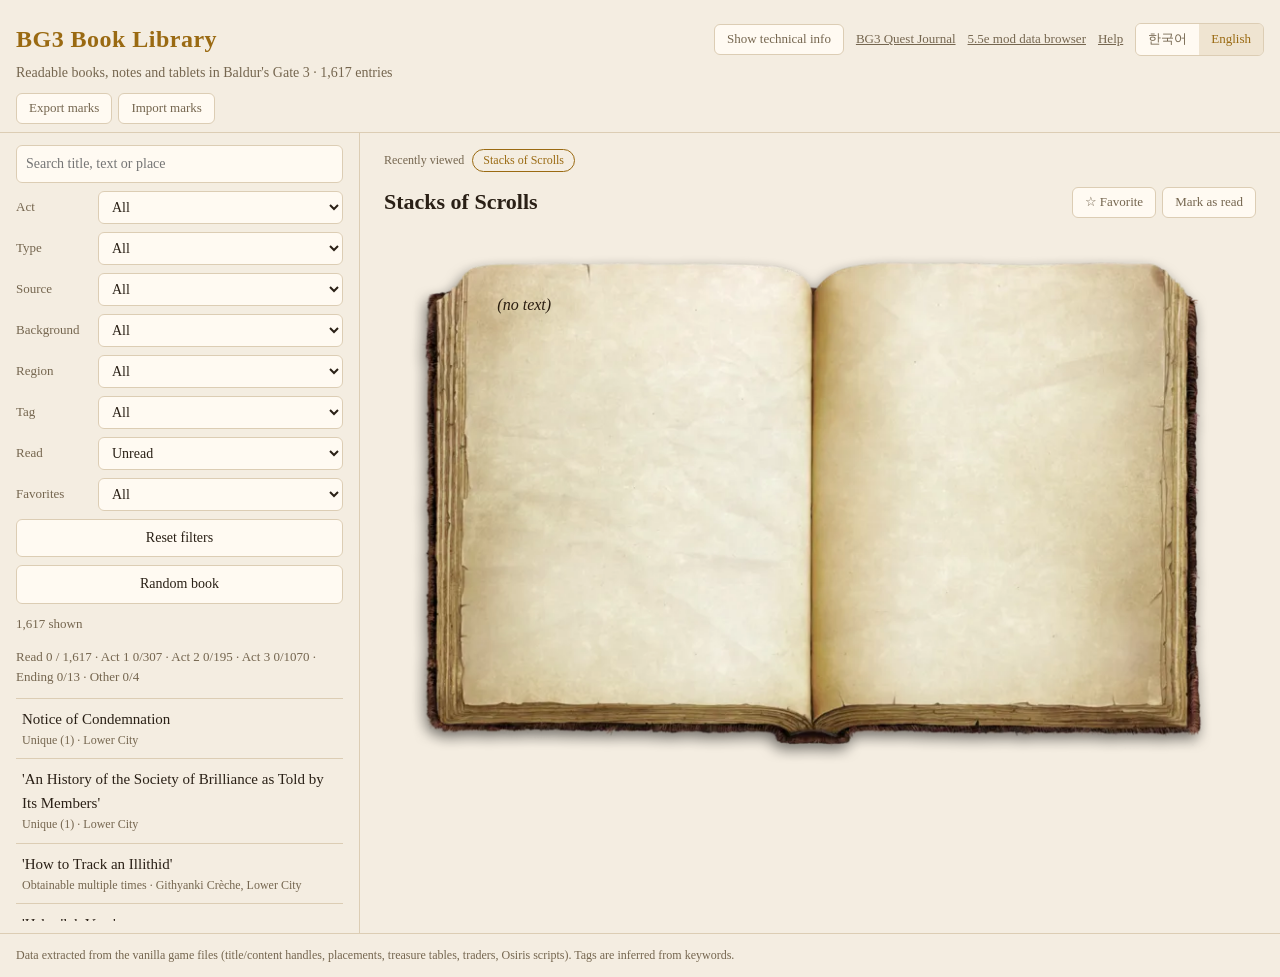
<file: docs/index.html>
<!doctype html>
<html lang="ko">
<head>
<!-- Google tag (gtag.js) -->
<script async src="https://www.googletagmanager.com/gtag/js?id=G-6Q18MES37L"></script>
<script>
  window.dataLayer = window.dataLayer || [];
  function gtag(){dataLayer.push(arguments);}
  gtag('js', new Date());

  gtag('config', 'G-6Q18MES37L');
</script>
<meta charset="utf-8">
<meta name="viewport" content="width=device-width, initial-scale=1">
<title>BG3 책 열람실 · BG3 Book Library</title>
<link rel="icon" type="image/png" href="assets/favicon.png">
<link rel="apple-touch-icon" href="assets/apple-touch-icon.png">
<link rel="manifest" href="manifest.webmanifest">
<meta name="theme-color" content="#15110d">
<script src="pwa.js" defer></script>
<link rel="stylesheet" href="style.css">
</head>
<body>
<header>
  <div class="head-row">
    <h1 data-i18n="title">BG3 책 열람실</h1>
    <div class="head-tools"><button id="tech" type="button" class="tech-btn"></button>
    <a class="help-link" href="https://yoonmoonsik.github.io/bg3quest/" data-i18n="site_quest"></a>
    <a class="help-link" href="https://yoonmoonsik.github.io/bg3dnd/" data-i18n="site_dnd"></a>
    <a id="help" class="help-link" href="help.html" data-i18n="help"></a>
    <div class="ui-lang" role="group" aria-label="Language">
      <button type="button" data-ui="ko">한국어</button><button type="button" data-ui="en">English</button>
    </div></div>
  </div>
  <p class="sub"><span data-i18n="sub"></span> <span id="total"></span></p>
  <div class="io-tools"><button id="export" type="button" class="tech-btn" data-i18n="exportBtn"></button><button id="import" type="button" class="tech-btn" data-i18n="importBtn"></button><span id="io-msg"></span></div>
</header>
<div class="layout">
  <aside class="filters">
    <input id="q" type="search" autocomplete="off">
    <label><span data-i18n="f-ac"></span> <select id="f-ac"></select></label>
    <label><span data-i18n="f-ty"></span> <select id="f-ty"></select></label>
    <label><span data-i18n="f-a"></span> <select id="f-a"></select></label>
    <label><span data-i18n="f-bg"></span> <select id="f-bg"></select></label>
    <label><span data-i18n="f-r"></span> <select id="f-r"></select></label>
    <label><span data-i18n="f-tg"></span> <select id="f-tg"></select></label>
    <label><span data-i18n="f-rd"></span> <select id="f-rd"></select></label>
    <label><span data-i18n="f-fv"></span> <select id="f-fv"></select></label>
    <button id="reset" type="button" data-i18n="reset"></button>
    <button id="random" type="button" data-i18n="random"></button>
    <p class="count" id="count"></p>
    <p class="count" id="progress"></p>
    <input id="import-file" type="file" accept=".json,application/json" hidden>
    <ul id="list"></ul>
  </aside>
  <main id="detail"></main>
</div>
<footer data-i18n="footer"></footer>
<script src="app.js"></script>
</body>
</html>
</file>
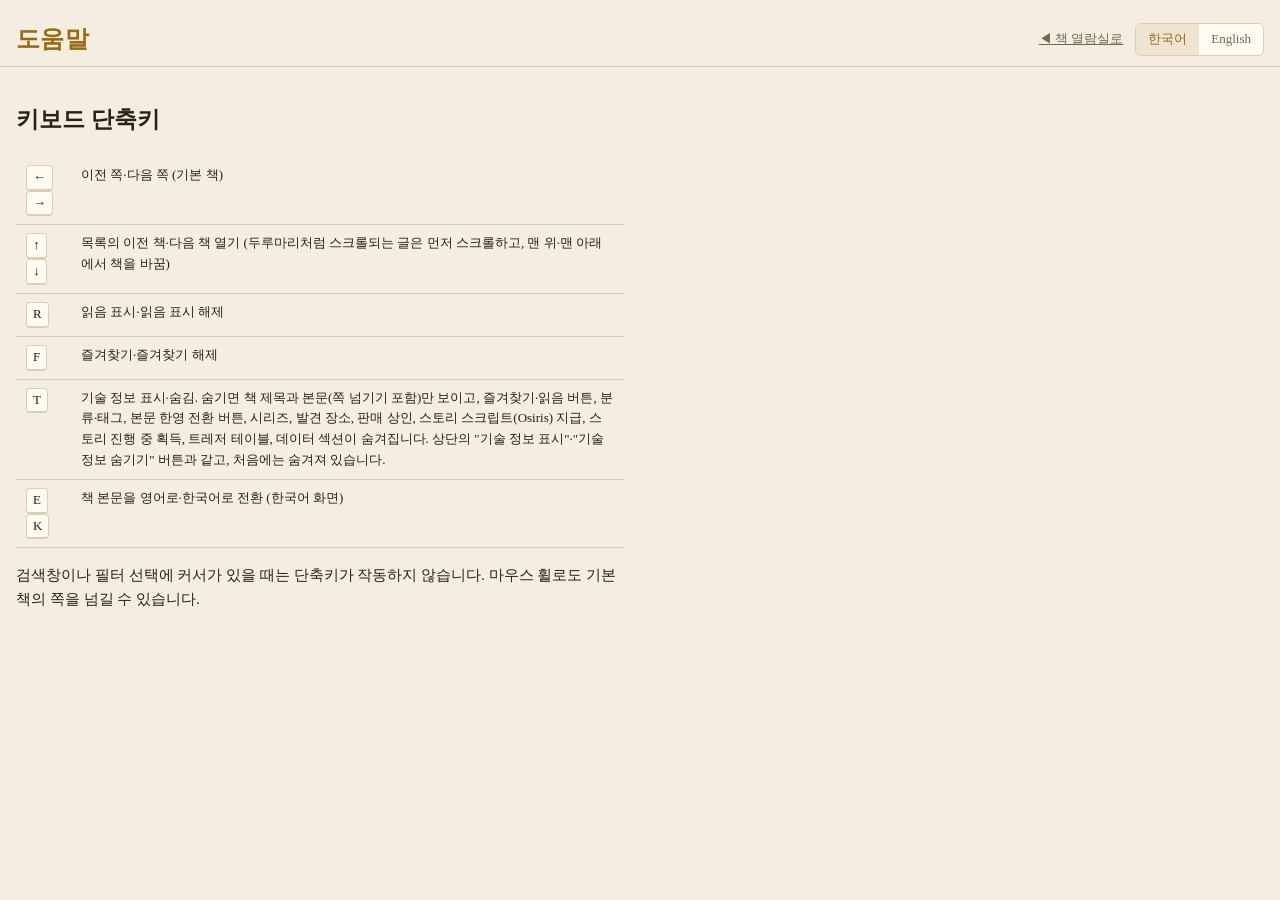
<file: docs/help.html>
<!doctype html>
<html lang="ko">
<head>
<!-- Google tag (gtag.js) -->
<script async src="https://www.googletagmanager.com/gtag/js?id=G-6Q18MES37L"></script>
<script>
  window.dataLayer = window.dataLayer || [];
  function gtag(){dataLayer.push(arguments);}
  gtag('js', new Date());

  gtag('config', 'G-6Q18MES37L');
</script>
<meta charset="utf-8">
<meta name="viewport" content="width=device-width, initial-scale=1">
<title>도움말 · BG3 책 열람실</title>
<link rel="icon" type="image/png" href="assets/favicon.png">
<link rel="apple-touch-icon" href="assets/apple-touch-icon.png">
<link rel="manifest" href="manifest.webmanifest">
<meta name="theme-color" content="#15110d">
<script src="pwa.js" defer></script>
<link rel="stylesheet" href="style.css">
</head>
<body>
<header>
  <div class="head-row">
    <h1 data-t="title"></h1>
    <div class="head-tools"><a id="back" class="help-link" href="index.html" data-t="back"></a>
    <div class="ui-lang" role="group" aria-label="Language">
      <button type="button" data-ui="ko">한국어</button><button type="button" data-ui="en">English</button>
    </div></div>
  </div>
</header>
<main class="help">
  <h2 data-t="keys"></h2>
  <table>
    <tbody>
      <tr><td><kbd>←</kbd> <kbd>→</kbd></td><td data-t="lr"></td></tr>
      <tr><td><kbd>↑</kbd> <kbd>↓</kbd></td><td data-t="ud"></td></tr>
      <tr><td><kbd>R</kbd></td><td data-t="r"></td></tr>
      <tr><td><kbd>F</kbd></td><td data-t="f"></td></tr>
      <tr><td><kbd>T</kbd></td><td data-t="t"></td></tr>
      <tr><td><kbd>E</kbd> <kbd>K</kbd></td><td data-t="ek"></td></tr>
    </tbody>
  </table>
  <p data-t="note"></p>
</main>
<script>
const T = {
  ko: {
    title: "도움말", back: "◀ 책 열람실로", keys: "키보드 단축키",
    lr: "이전 쪽·다음 쪽 (기본 책)", ud: "목록의 이전 책·다음 책 열기 (두루마리처럼 스크롤되는 글은 먼저 스크롤하고, 맨 위·맨 아래에서 책을 바꿈)", r: "읽음 표시·읽음 표시 해제", f: "즐겨찾기·즐겨찾기 해제", t: "기술 정보 표시·숨김. 숨기면 책 제목과 본문(쪽 넘기기 포함)만 보이고, 즐겨찾기·읽음 버튼, 분류·태그, 본문 한영 전환 버튼, 시리즈, 발견 장소, 판매 상인, 스토리 스크립트(Osiris) 지급, 스토리 진행 중 획득, 트레저 테이블, 데이터 섹션이 숨겨집니다. 상단의 \"기술 정보 표시\"·\"기술 정보 숨기기\" 버튼과 같고, 처음에는 숨겨져 있습니다.", ek: "책 본문을 영어로·한국어로 전환 (한국어 화면)",
    note: "검색창이나 필터 선택에 커서가 있을 때는 단축키가 작동하지 않습니다. 마우스 휠로도 기본 책의 쪽을 넘길 수 있습니다.",
    doc: "도움말 · BG3 책 열람실",
  },
  en: {
    title: "Help", back: "◀ Back to the library", keys: "Keyboard shortcuts",
    lr: "Previous / next page (books)", ud: "Open the previous / next book in the list (scrolling text such as scrolls scrolls first and changes the book at its top or bottom)", r: "Mark / unmark as read", f: "Add to / remove from favorites", t: "Show / hide technical info. Hidden mode shows only the book title and text (with its pager), hiding the favorite and read buttons, type and tags, the text language buttons, series, Found at, Sold by, Given by story script (Osiris), Picked up during the story, Treasure tables and Data. Same as the \"Show technical info\" / \"Hide technical info\" button at the top; hidden at first.", ek: "Show the book text in English / Korean (Korean interface)",
    note: "Shortcuts are off while the search box or a filter has focus. The mouse wheel also turns the pages of a book.",
    doc: "Help · BG3 Book Library",
  },
};
let ui = new URLSearchParams(location.search).get("lang");
if (!T[ui]) { try { ui = localStorage.getItem("ui"); } catch (e) { /* storage blocked */ } }
if (!T[ui]) ui = "ko";
function applyUi() {
  document.documentElement.lang = ui;
  document.title = T[ui].doc;
  document.querySelectorAll("[data-t]").forEach((el) => (el.textContent = T[ui][el.dataset.t]));
  document.querySelectorAll("[data-ui]").forEach((b) => b.classList.toggle("on", b.dataset.ui === ui));
  document.getElementById("back").href = "index.html?lang=" + ui;
}
document.querySelectorAll("[data-ui]").forEach((b) => b.addEventListener("click", () => {
  ui = b.dataset.ui;
  try { localStorage.setItem("ui", ui); } catch (e) { /* storage blocked */ }
  applyUi();
}));
applyUi();
</script>
</body>
</html>
</file>
<file: docs/style.css>
:root {
  --bg: #15110d; --panel: #1f1914; --line: #3a2f25; --text: #e8dcc8; --muted: #a8977f;
  --accent: #d4a24c; --chip: #2c241c; --ink: #2a1d10;
}
@media (prefers-color-scheme: light) {
  :root { --bg: #f4ede1; --panel: #fffaf2; --line: #dccdb4; --text: #2a2016; --muted: #75664f; --accent: #9a6a12; --chip: #efe4d1; }
}
* { box-sizing: border-box; }
body { margin: 0; background: var(--bg); color: var(--text); font: 15px/1.6 "Noto Serif KR", "Malgun Gothic", serif; }
header { padding: 20px 16px 8px; border-bottom: 1px solid var(--line); }
.head-row { display: flex; align-items: center; justify-content: space-between; gap: 12px; flex-wrap: wrap; }
.ui-lang { display: flex; border: 1px solid var(--line); border-radius: 6px; overflow: hidden; }
.ui-lang button { background: var(--panel); color: var(--muted); border: 0; padding: 5px 12px; cursor: pointer; font: inherit; font-size: 13px; }
.ui-lang button.on { background: var(--chip); color: var(--accent); }
.head-tools { display: flex; align-items: center; gap: 12px; }
.help-link { color: var(--muted); font-size: 13px; }
.help-link:hover { color: var(--accent); }
.tech-btn { background: var(--panel); color: var(--muted); border: 1px solid var(--line); border-radius: 6px; padding: 4px 12px; cursor: pointer; font: inherit; font-size: 13px; }
.tech-btn.on { color: var(--accent); border-color: var(--accent); }
.notech .tech { display: none; }
.help { max-width: 640px; padding: 16px; }
.help table { border-collapse: collapse; width: 100%; }
.help th, .help td { text-align: left; padding: 8px 10px; border-bottom: 1px solid var(--line); vertical-align: top; }
.help kbd { display: inline-block; min-width: 1.6em; padding: 1px 6px; border: 1px solid var(--line); border-bottom-width: 2px; border-radius: 4px; background: var(--panel); font-family: inherit; font-size: 13px; text-align: center; }
.help a { color: var(--accent); }
h1 { margin: 0; font-size: 24px; color: var(--accent); letter-spacing: .02em; }
.sub { margin: 4px 0 0; color: var(--muted); font-size: 14px; }
.layout { display: grid; grid-template-columns: 360px 1fr; min-height: calc(100vh - 140px); }
.filters { border-right: 1px solid var(--line); padding: 12px 16px; display: flex; flex-direction: column; gap: 8px; max-height: calc(100vh - 100px); position: sticky; top: 0; }
.filters input, .filters select, .filters button { width: 100%; padding: 7px 9px; background: var(--panel); color: var(--text); border: 1px solid var(--line); border-radius: 6px; font: inherit; font-size: 14px; }
.filters label { display: grid; grid-template-columns: 76px 1fr; align-items: center; gap: 6px; font-size: 13px; color: var(--muted); }
.filters button { cursor: pointer; }
.count { margin: 2px 0; font-size: 13px; color: var(--muted); }
.io-tools { display: flex; flex-wrap: wrap; align-items: center; gap: 6px; margin-top: 8px; }
#io-msg { font-size: 13px; color: var(--muted); }
.recent { display: flex; flex-wrap: wrap; gap: 4px 6px; align-items: center; margin: 0 0 12px; font-size: 12px; color: var(--muted); }
.recent b { font-weight: normal; margin-right: 2px; }
.recent a, .recent span { border: 1px solid var(--line); border-radius: 999px; padding: 1px 10px; color: var(--text); text-decoration: none; }
.recent a:hover { color: var(--accent); }
.recent span.on { border-color: var(--accent); color: var(--accent); }
#list { list-style: none; margin: 0; padding: 0; overflow-y: auto; flex: 1; border-top: 1px solid var(--line); }
#list li { padding: 8px 6px; border-bottom: 1px solid var(--line); cursor: pointer; }
#list li:hover, #list li.on { background: var(--chip); }
#list .t { display: block; }
#list .m { display: block; font-size: 12px; color: var(--muted); white-space: nowrap; overflow: hidden; text-overflow: ellipsis; }
main { padding: 16px 24px 40px; min-width: 0; }
.empty { color: var(--muted); }
.title { margin: 0 0 2px; font-size: 22px; }
.title-en { margin: 0 0 12px; color: var(--muted); font-style: italic; }
.chips { display: flex; flex-wrap: wrap; gap: 6px; margin: 8px 0; }
.chip { background: var(--chip); border: 1px solid var(--line); border-radius: 999px; padding: 1px 10px; font-size: 12px; cursor: pointer; }
.chip.type { border-color: var(--accent); color: var(--accent); }
/* The two-page book is shown at 1.5x its former width (760->1140) so more text fits; other backgrounds keep their size. */
.page { position: relative; margin: 16px 0; background-size: 100% 100%; background-repeat: no-repeat; color: var(--ink);
  padding: 9% 12%; min-height: 420px; max-width: 1140px; font-size: 16px; line-height: 1.75; white-space: pre-wrap; overflow-wrap: anywhere; }
/* Book_BG_B1 is 900x554: paper at x 4-49.5% and 50.5-96%, y 3-92%; text keeps a margin inside it. Text flows in two fixed-height
   columns and the pager turns one spread at a time. Insets are percentages of the image box
   (padding percentages would follow the parent's width instead). */
.page.None { aspect-ratio: 900 / 554; min-height: 0; padding: 0; white-space: normal; }
.page.None .txt { position: absolute; inset: 10% 15% 14% 13%; column-count: 2; column-gap: 11.7%; column-fill: auto; overflow: hidden; white-space: pre-wrap; }
.pager { display: flex; gap: 8px; align-items: center; max-width: 1140px; justify-content: center; font-size: 13px; color: var(--muted); }
.pager button { background: var(--panel); color: var(--text); border: 1px solid var(--line); border-radius: 6px; padding: 3px 14px; cursor: pointer; font: inherit; }
.pager[hidden] { display: none; }
.page .pad { display: none; }
.page.None .pad { display: block; height: 100%; break-before: column; }
.pager button:disabled { opacity: .35; cursor: default; }
@media (max-width: 820px) { .page.None { font-size: 13px; line-height: 1.6; } }
.page.GithDisc { text-align: center; color: #f0e4cf; }
/* Single-sheet backgrounds: fixed image ratio, text box inset from the opaque paper/stone area
   (measured with ImageMagick %@ on each image), scrolling inside when the text is long. */
.page.PaperSheet, .page.PaperStack, .page.ScrollA, .page.ScrollB { aspect-ratio: 719 / 900; max-width: 560px; min-height: 0; padding: 0; }
.page.ScrollA, .page.ScrollB { aspect-ratio: 818 / 900; max-width: 600px; }
.page.TabletA, .page.TabletB, .page.TabletC { aspect-ratio: 864 / 900; max-width: 620px; min-height: 0; padding: 0; }
.page.PaperSheet .txt, .page.PaperStack .txt, .page.ScrollA .txt, .page.ScrollB .txt,
.page.TabletA .txt, .page.TabletB .txt, .page.TabletC .txt { position: absolute; overflow-y: auto; }
.page.PaperSheet .txt { inset: 14% 16% 14% 16%; }   /* paper x58-666 y60-846 of 719x900 */
.page.PaperStack .txt { inset: 13% 15% 13% 15%; }   /* paper x46-673 y47-860 */
.page.ScrollA .txt { inset: 18% 19% 19% 18%; }      /* paper x86-720, rolls at top and bottom */
.page.ScrollB .txt { inset: 20% 22% 20% 22%; }      /* handles widen the box; paper is narrower */
.page.TabletA .txt, .page.TabletC .txt { inset: 13% 13% 13% 13%; } /* stone x36-827 of 864x900 */
.page.TabletB .txt { inset: 16% 16% 16% 16%; }      /* inside the carved frame */
/* gith_disc_bg is 813x900; text sits inside the lightning ring (x 17-74%, y 16-60% of the image). */
.page.GithDisc { aspect-ratio: 813 / 900; max-width: 620px; min-height: 0; padding: 0;
  font-size: 15px; line-height: 1.6; text-shadow: 0 0 6px #000a; }
.page.GithDisc .txt { position: absolute; inset: 16% 26% 40% 17%; overflow-y: auto; display: flex; flex-direction: column; justify-content: center; }
.toggle { margin-top: 4px; }
.toggle button { background: var(--panel); color: var(--text); border: 1px solid var(--line); border-radius: 6px; padding: 4px 12px; cursor: pointer; font: inherit; font-size: 13px; }
.toggle button.on { border-color: var(--accent); color: var(--accent); }
section { margin-top: 18px; }
section h3 { margin: 0 0 6px; font-size: 15px; color: var(--accent); }
table { border-collapse: collapse; width: 100%; font-size: 13px; }
td, th { border-bottom: 1px solid var(--line); padding: 4px 6px; text-align: left; vertical-align: top; }
th { color: var(--muted); font-weight: normal; }
code { font-size: 12px; color: var(--muted); word-break: break-all; }
dl { display: grid; grid-template-columns: 120px 1fr; gap: 2px 10px; font-size: 13px; margin: 0; }
dt { color: var(--muted); }
dd { margin: 0; overflow-wrap: anywhere; }
footer { padding: 12px 16px; border-top: 1px solid var(--line); color: var(--muted); font-size: 12px; }
@media (max-width: 820px) {
  .layout { grid-template-columns: 1fr; }
  .filters { position: static; max-height: none; border-right: 0; border-bottom: 1px solid var(--line); }
  #list { max-height: 45vh; }
  main { padding: 16px; }
  .page { padding: 10% 10%; min-height: 300px; }
}
.page .txt { scrollbar-width: thin; scrollbar-color: #8a6d4699 transparent; }
.readbtn { background: var(--panel); color: var(--muted); border: 1px solid var(--line); border-radius: 6px; padding: 4px 12px; cursor: pointer; font: inherit; font-size: 13px; }
.head-btns { display: flex; gap: 6px; }
.readbtn.on { color: var(--accent); border-color: var(--accent); }
.series { max-width: 760px; margin: 4px 0 8px; padding: 8px 12px; border: 1px solid var(--line); border-radius: 8px; font-size: 13px; }
.series button { background: var(--panel); color: var(--text); border: 1px solid var(--line); border-radius: 6px; padding: 2px 10px; margin-left: 6px; cursor: pointer; font: inherit; }
.series button:disabled { opacity: .35; cursor: default; }
.series ol { margin: 6px 0 0; padding-left: 22px; }
.series li.on a { color: var(--accent); font-weight: bold; }
.series a { color: var(--text); }
mark { background: #f2c94c; color: #2a1d10; border-radius: 2px; padding: 0 1px; }
tr.cs td { color: var(--muted); }
</file>
